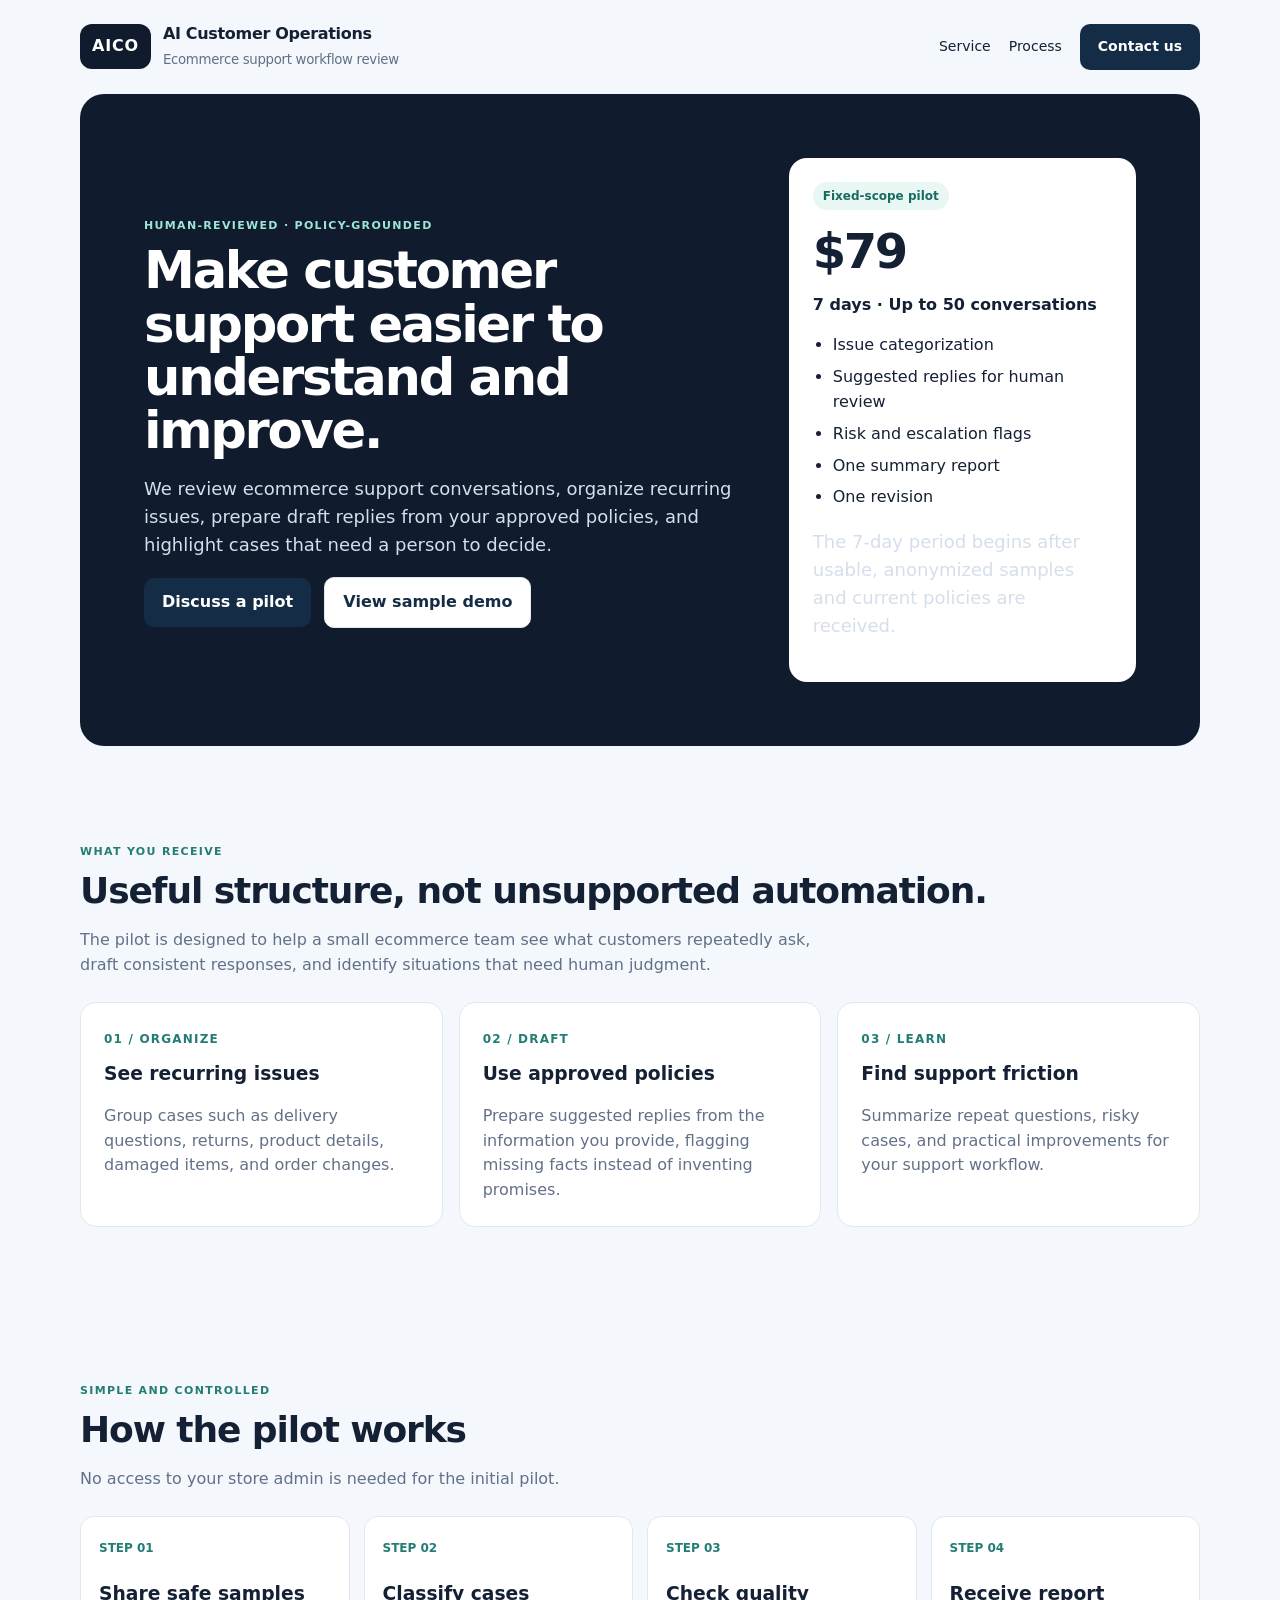
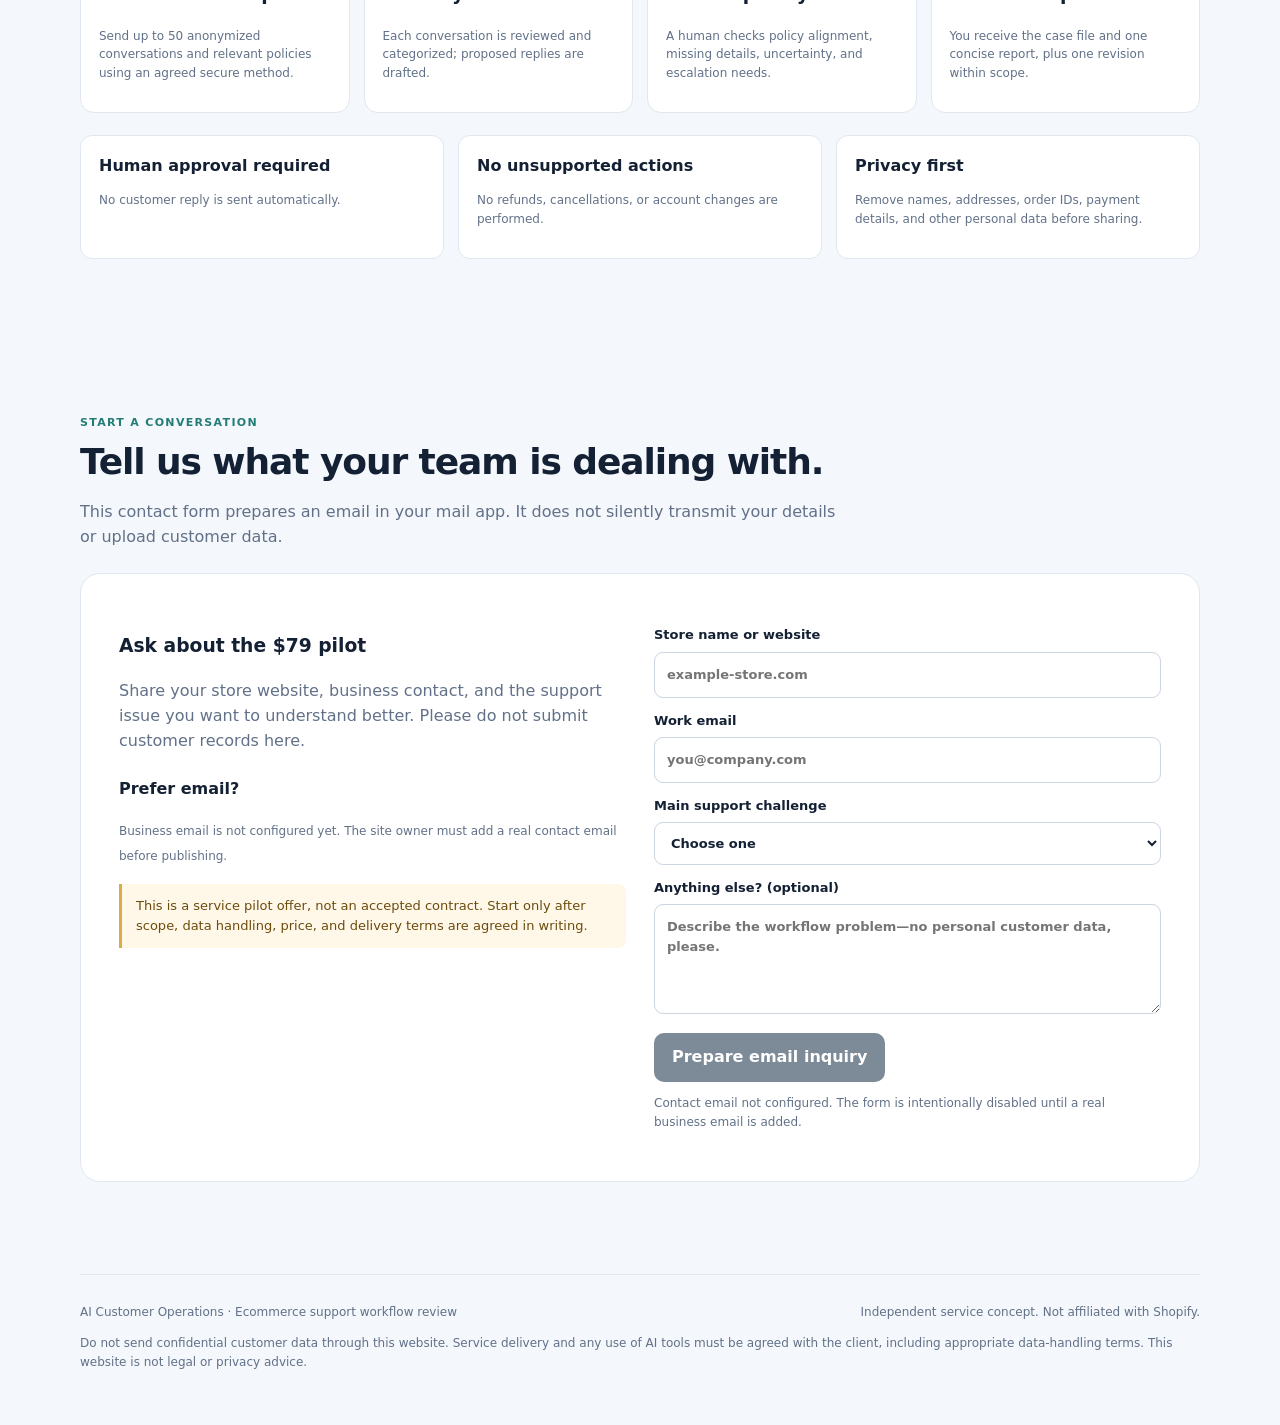
<file: index.html>
<!doctype html>
<html lang="en">
<head>
  <meta charset="utf-8">
  <meta name="viewport" content="width=device-width,initial-scale=1">
  <meta name="description" content="Human-reviewed customer support analysis for ecommerce teams. Categorize recurring issues, draft policy-grounded replies, and identify cases needing human attention.">
  <meta name="theme-color" content="#101c2d">
  <title>AI Customer Operations | Ecommerce Support Review</title>
  <link rel="stylesheet" href="styles.css">
  <style>
    :root{--ink:#142033;--muted:#627188;--line:#e1e7ef;--paper:#fff;--wash:#f4f7fb;--navy:#101c2d;--mint:#9de5d7}
    *{box-sizing:border-box} body{margin:0;background:var(--wash);color:var(--ink);font-family:Inter,ui-sans-serif,system-ui,-apple-system,BlinkMacSystemFont,"Segoe UI",sans-serif;line-height:1.55}
    a{color:inherit} .wrap{width:min(1120px,92vw);margin:auto}.nav{display:flex;justify-content:space-between;align-items:center;padding:22px 0;gap:16px}.brand{font-weight:800;display:flex;align-items:center;gap:12px}.mark{background:var(--navy);color:white;padding:10px 12px;border-radius:12px;letter-spacing:.05em}.nav small{color:var(--muted);font-weight:500}.navlinks{display:flex;gap:18px;align-items:center;font-size:14px}.navlinks a{text-decoration:none}.btn{display:inline-flex;align-items:center;justify-content:center;background:#142c45;color:#fff;padding:12px 18px;border-radius:10px;text-decoration:none;font-weight:700;border:0;cursor:pointer}.btn.secondary{background:#fff;color:#142c45;border:1px solid var(--line)}.hero{background:var(--navy);color:white;border-radius:24px;padding:clamp(28px,5vw,64px);display:grid;grid-template-columns:1.5fr .85fr;gap:32px;align-items:center}.eyebrow{text-transform:uppercase;letter-spacing:.12em;font-size:11px;font-weight:800;color:#247d75}.hero .eyebrow{color:var(--mint)}h1{font-size:clamp(36px,5vw,58px);line-height:1.04;letter-spacing:-.04em;margin:14px 0 20px}.hero p{font-size:18px;color:#d5deea;max-width:640px}.offer{background:#fff;color:var(--ink);border-radius:18px;padding:24px}.offer .price{font-size:48px;font-weight:850;letter-spacing:-.05em;margin:4px 0}.offer ul{padding-left:20px}.offer li{margin:7px 0}.pill{display:inline-block;background:#e8f7f3;color:#176b62;padding:5px 10px;border-radius:99px;font-size:12px;font-weight:800}.section{padding:58px 0}.section h2{font-size:clamp(26px,3vw,36px);letter-spacing:-.03em;margin:0 0 10px}.lead{color:var(--muted);max-width:760px;margin:0 0 24px}.grid{display:grid;grid-template-columns:repeat(3,1fr);gap:16px}.card{background:#fff;border:1px solid var(--line);border-radius:16px;padding:23px}.card h3{margin:8px 0}.card p{color:var(--muted);margin-bottom:0}.number{font-size:12px;font-weight:900;color:#247d75;letter-spacing:.1em}.steps{display:grid;grid-template-columns:repeat(4,1fr);gap:14px}.step{background:#fff;border:1px solid var(--line);border-radius:14px;padding:18px}.step b{font-size:12px;color:#247d75}.terms{display:grid;grid-template-columns:repeat(3,1fr);gap:14px;margin-top:22px}.terms>div{background:#fff;border:1px solid var(--line);border-radius:12px;padding:18px}.contact{display:grid;grid-template-columns:1fr 1fr;gap:28px;background:#fff;border:1px solid var(--line);padding:clamp(22px,4vw,38px);border-radius:20px}.field{display:block;margin:13px 0}.field span{display:block;font-size:13px;font-weight:750;margin-bottom:6px}.field input,.field textarea,.field select{width:100%;border:1px solid #ccd5e1;border-radius:9px;padding:12px;font:inherit;background:white}.field textarea{min-height:110px;resize:vertical}.small{font-size:12px;color:var(--muted)}.notice{border-left:3px solid #dbab47;background:#fff8e9;padding:12px 14px;color:#6c4b0d;font-size:13px;border-radius:0 8px 8px 0}.footer{padding:28px 0 42px;color:var(--muted);font-size:12px;border-top:1px solid var(--line)}.footerrow{display:flex;justify-content:space-between;gap:20px;flex-wrap:wrap}.hide{display:none!important}
    @media(max-width:780px){.hero,.contact{grid-template-columns:1fr}.grid,.terms{grid-template-columns:1fr}.steps{grid-template-columns:repeat(2,1fr)}.navlinks>a:not(.btn){display:none}}
    @media(max-width:430px){.steps{grid-template-columns:1fr}.nav{align-items:flex-start}.navlinks{padding-top:4px}}
  </style>
</head>
<body>
<header class="wrap nav">
  <div class="brand"><span class="mark">AICO</span><span>AI Customer Operations<br><small>Ecommerce support workflow review</small></span></div>
  <nav class="navlinks" aria-label="Main navigation"><a href="#service">Service</a><a href="#process">Process</a><a href="#contact" class="btn">Contact us</a></nav>
</header>
<main class="wrap">
  <section class="hero">
    <div>
      <span class="eyebrow">Human-reviewed · Policy-grounded</span>
      <h1>Make customer support easier to understand and improve.</h1>
      <p>We review ecommerce support conversations, organize recurring issues, prepare draft replies from your approved policies, and highlight cases that need a person to decide.</p>
      <a class="btn" href="#contact">Discuss a pilot</a>
      <a class="btn secondary" href="workbench.html" style="margin-left:8px">View sample demo</a>
    </div>
    <aside class="offer">
      <span class="pill">Fixed-scope pilot</span>
      <div class="price">$79</div>
      <strong>7 days · Up to 50 conversations</strong>
      <ul><li>Issue categorization</li><li>Suggested replies for human review</li><li>Risk and escalation flags</li><li>One summary report</li><li>One revision</li></ul>
      <p class="small">The 7-day period begins after usable, anonymized samples and current policies are received.</p>
    </aside>
  </section>

  <section class="section" id="service">
    <span class="eyebrow">What you receive</span><h2>Useful structure, not unsupported automation.</h2>
    <p class="lead">The pilot is designed to help a small ecommerce team see what customers repeatedly ask, draft consistent responses, and identify situations that need human judgment.</p>
    <div class="grid">
      <article class="card"><span class="number">01 / ORGANIZE</span><h3>See recurring issues</h3><p>Group cases such as delivery questions, returns, product details, damaged items, and order changes.</p></article>
      <article class="card"><span class="number">02 / DRAFT</span><h3>Use approved policies</h3><p>Prepare suggested replies from the information you provide, flagging missing facts instead of inventing promises.</p></article>
      <article class="card"><span class="number">03 / LEARN</span><h3>Find support friction</h3><p>Summarize repeat questions, risky cases, and practical improvements for your support workflow.</p></article>
    </div>
  </section>

  <section class="section" id="process">
    <span class="eyebrow">Simple and controlled</span><h2>How the pilot works</h2>
    <p class="lead">No access to your store admin is needed for the initial pilot.</p>
    <div class="steps">
      <div class="step"><b>STEP 01</b><h3>Share safe samples</h3><p class="small">Send up to 50 anonymized conversations and relevant policies using an agreed secure method.</p></div>
      <div class="step"><b>STEP 02</b><h3>Classify cases</h3><p class="small">Each conversation is reviewed and categorized; proposed replies are drafted.</p></div>
      <div class="step"><b>STEP 03</b><h3>Check quality</h3><p class="small">A human checks policy alignment, missing details, uncertainty, and escalation needs.</p></div>
      <div class="step"><b>STEP 04</b><h3>Receive report</h3><p class="small">You receive the case file and one concise report, plus one revision within scope.</p></div>
    </div>
    <div class="terms">
      <div><strong>Human approval required</strong><p class="small">No customer reply is sent automatically.</p></div>
      <div><strong>No unsupported actions</strong><p class="small">No refunds, cancellations, or account changes are performed.</p></div>
      <div><strong>Privacy first</strong><p class="small">Remove names, addresses, order IDs, payment details, and other personal data before sharing.</p></div>
    </div>
  </section>

  <section class="section" id="contact">
    <span class="eyebrow">Start a conversation</span><h2>Tell us what your team is dealing with.</h2>
    <p class="lead">This contact form prepares an email in your mail app. It does not silently transmit your details or upload customer data.</p>
    <div class="contact">
      <div><h3>Ask about the $79 pilot</h3><p class="lead">Share your store website, business contact, and the support issue you want to understand better. Please do not submit customer records here.</p><p><strong>Prefer email?</strong></p><p id="emailLink"><span class="small">Business email is not configured yet. The site owner must add a real contact email before publishing.</span></p><div class="notice">This is a service pilot offer, not an accepted contract. Start only after scope, data handling, price, and delivery terms are agreed in writing.</div></div>
      <form id="contactForm">
        <label class="field"><span>Store name or website</span><input name="store" required maxlength="160" placeholder="example-store.com"></label>
        <label class="field"><span>Work email</span><input name="email" type="email" required maxlength="200" placeholder="you@company.com"></label>
        <label class="field"><span>Main support challenge</span><select name="challenge" required><option value="">Choose one</option><option>Repeated delivery questions</option><option>Returns and refunds</option><option>Product questions</option><option>Damaged or missing orders</option><option>High volume of mixed enquiries</option><option>Other</option></select></label>
        <label class="field"><span>Anything else? (optional)</span><textarea name="details" maxlength="1200" placeholder="Describe the workflow problem—no personal customer data, please."></textarea></label>
        <button class="btn" type="submit">Prepare email inquiry</button>
        <p class="small" id="formStatus" role="status">Before launch, configure the business email in site-config.js. Until then, the form will not send.</p>
      </form>
    </div>
  </section>
</main>
<footer class="wrap footer"><div class="footerrow"><span>AI Customer Operations · Ecommerce support workflow review</span><span>Independent service concept. Not affiliated with Shopify.</span></div><p class="small">Do not send confidential customer data through this website. Service delivery and any use of AI tools must be agreed with the client, including appropriate data-handling terms. This website is not legal or privacy advice.</p></footer>
<script src="site-config.js"></script>
<script>
(function(){
 const cfg=window.AICO_CONFIG||{};
 const email=String(cfg.contactEmail||"").trim();
 const emailLink=document.getElementById("emailLink");
 const status=document.getElementById("formStatus");
 const form=document.getElementById("contactForm");
 if(email && /^[^\s@]+@[^\s@]+\.[^\s@]+$/.test(email)){
   emailLink.innerHTML="";
   const a=document.createElement("a");a.href="mailto:"+email;a.textContent=email;emailLink.appendChild(a);
   status.textContent="Submitting opens your own email app; review the draft before sending.";
 } else {
   status.textContent="Contact email not configured. The form is intentionally disabled until a real business email is added.";
   form.querySelector("button").disabled=true;
   form.querySelector("button").style.opacity=".55";
 }
 form.addEventListener("submit",function(e){
   e.preventDefault();
   if(!email || !/^[^\s@]+@[^\s@]+\.[^\s@]+$/.test(email)){
     status.textContent="Not sent: configure a valid contact email in site-config.js first.";
     return;
   }
   const d=new FormData(form);
   const subject=encodeURIComponent("AI Customer Operations — pilot inquiry");
   const body=encodeURIComponent(
     "Hello AI Customer Operations,\n\nI'd like to discuss the 7-day pilot.\n\nStore: "+d.get("store")+
     "\nBusiness contact: "+d.get("email")+"\nMain challenge: "+d.get("challenge")+
     "\nAdditional details: "+(d.get("details")||"None")+
     "\n\nI understand this is an initial inquiry, not an accepted contract."
   );
   window.location.href="mailto:"+email+"?subject="+subject+"&body="+body;
   status.textContent="Your mail app should open with a draft. Check it and press Send yourself.";
 });
})();
</script>
</body></html>
</file>
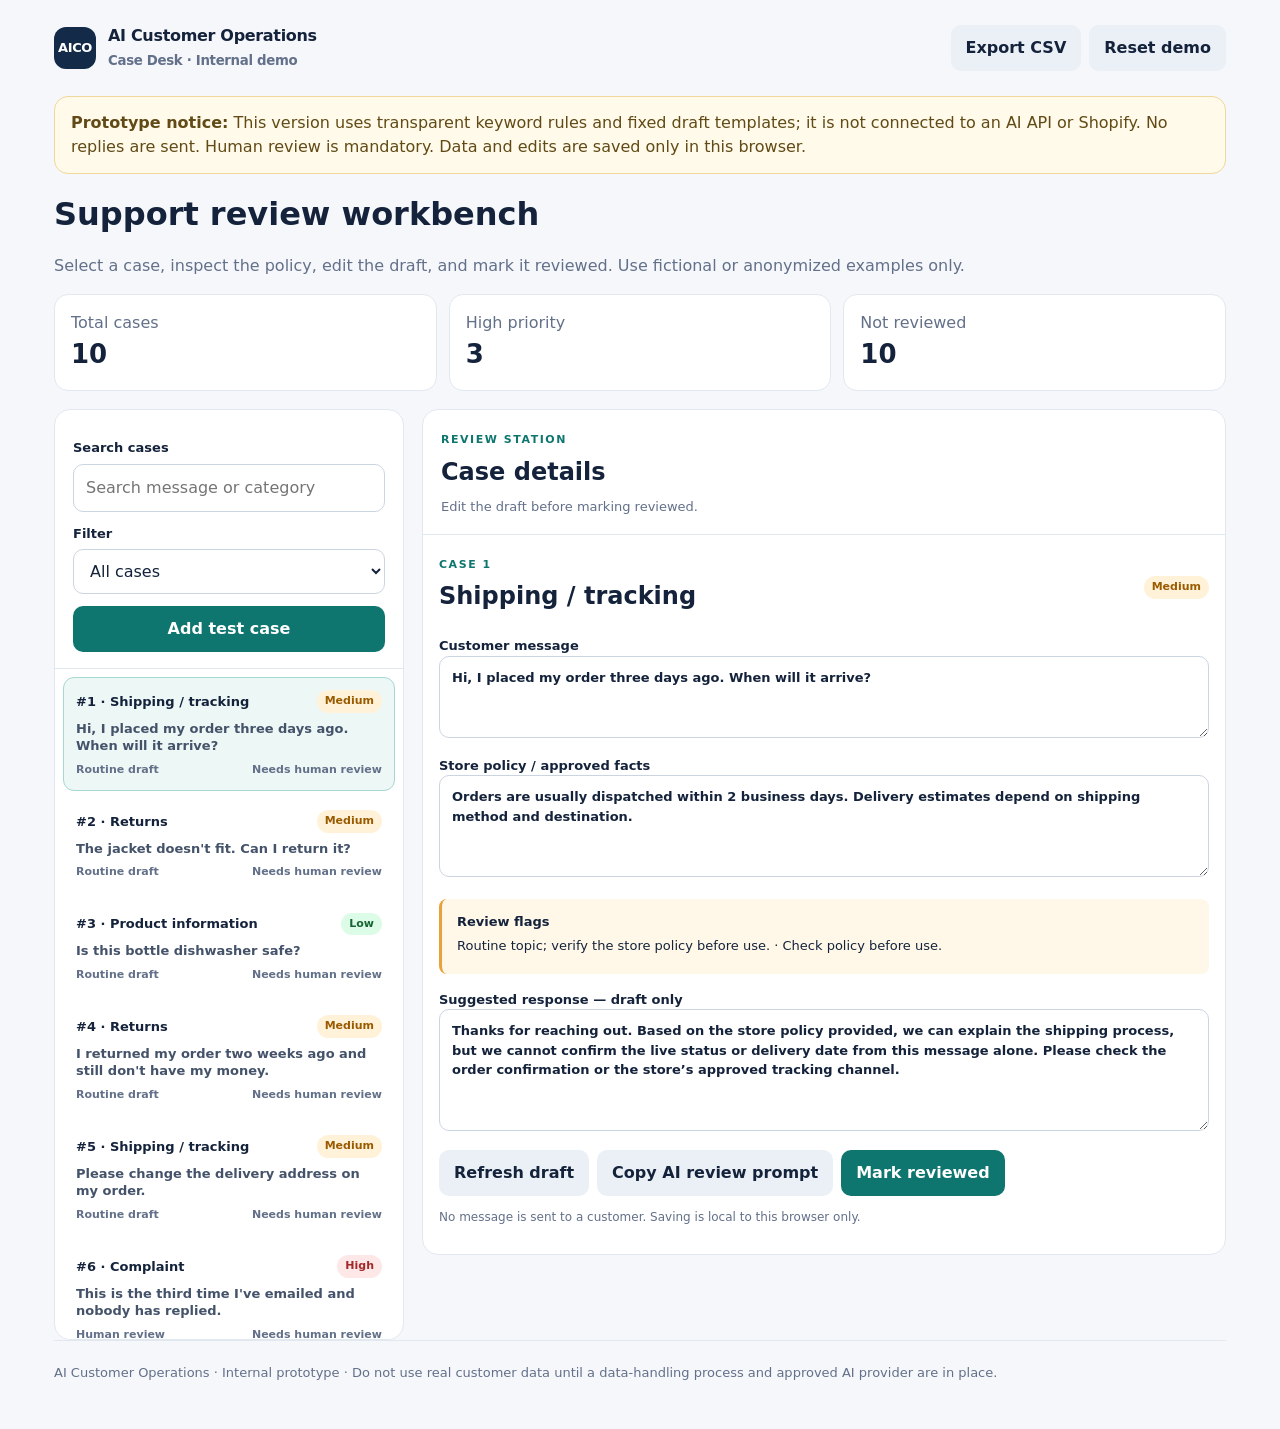
<file: workbench.html>
<!doctype html><html lang="en"><head><meta charset="utf-8"><meta name="viewport" content="width=device-width,initial-scale=1"><title>Case Desk · AI Customer Operations</title><link rel="stylesheet" href="styles.css"></head><body><main class="shell"><header class="topbar"><a href="index.html" class="brand" style="text-decoration:none"><span class="logo">AICO</span><span>AI Customer Operations<br><small class="muted">Case Desk · Internal demo</small></span></a><div class="topActions"><button id="export" class="secondary">Export CSV</button><button id="reset" class="secondary">Reset demo</button></div></header><div class="callout"><strong>Prototype notice:</strong> This version uses transparent keyword rules and fixed draft templates; it is not connected to an AI API or Shopify. No replies are sent. Human review is mandatory. Data and edits are saved only in this browser.</div><h1 class="workTitle">Support review workbench</h1><p class="muted">Select a case, inspect the policy, edit the draft, and mark it reviewed. Use fictional or anonymized examples only.</p><section class="stats"><div class="stat"><span class="muted">Total cases</span><strong id="totalCount">0</strong></div><div class="stat"><span class="muted">High priority</span><strong id="highCount">0</strong></div><div class="stat"><span class="muted">Not reviewed</span><strong id="reviewCount">0</strong></div></section><section class="workgrid"><aside class="panel"><div class="panelHead"><label for="search">Search cases</label><input id="search" placeholder="Search message or category"><label for="filter">Filter</label><select id="filter"><option value="all">All cases</option><option value="high">High priority</option><option value="review">Human review required</option><option value="done">Marked reviewed</option></select><button id="addCase" class="primary" style="width:100%;margin-top:12px">Add test case</button></div><div id="caseList" class="caseList"></div></aside><section class="panel"><div class="panelHead"><span class="eyebrow">Review station</span><h2 style="margin:4px 0">Case details</h2><span class="muted" style="font-size:13px">Edit the draft before marking reviewed.</span></div><div class="panelBody" id="detail"></div></section></section><footer class="footer">AI Customer Operations · Internal prototype · Do not use real customer data until a data-handling process and approved AI provider are in place.</footer></main><script src="engine.js"></script><script src="workbench.js"></script></body></html>
</file>
<file: styles.css>
*{box-sizing:border-box} :root{--ink:#14233b;--muted:#637089;--line:#e2e8f0;--bg:#f5f7fb;--navy:#132b49;--teal:#0e766e;--amber:#9a5b00;--red:#a32929}body{margin:0;font:16px/1.5 Inter,ui-sans-serif,system-ui,-apple-system,BlinkMacSystemFont,"Segoe UI",sans-serif;color:var(--ink);background:var(--bg)}a{color:inherit}.shell{max-width:1220px;margin:auto;padding:24px}.topbar{display:flex;align-items:center;justify-content:space-between;gap:16px;margin-bottom:24px}.brand{display:flex;gap:12px;align-items:center;font-weight:800;letter-spacing:-.02em}.logo{width:42px;height:42px;border-radius:12px;background:var(--navy);color:white;display:grid;place-items:center;font-size:13px;font-weight:900}.eyebrow{font-size:11px;letter-spacing:.14em;font-weight:800;color:var(--teal);text-transform:uppercase}.muted,.micro{color:var(--muted)}.micro{font-size:12px}.hero{background:linear-gradient(135deg,#142b49,#214a67);color:white;border-radius:24px;padding:36px;display:grid;grid-template-columns:1.25fr .75fr;gap:24px;align-items:center}.hero h1{font-size:clamp(32px,4vw,52px);letter-spacing:-.045em;line-height:1.04;margin:8px 0 16px}.hero p{color:#e1eaf3;max-width:650px}.heroCard{border:1px solid #648198;background:#ffffff0a;border-radius:18px;padding:22px}.heroCard .price{font-size:46px;font-weight:800}.button,button{cursor:pointer;border:0;border-radius:10px;padding:11px 15px;font:inherit;font-weight:700}.primary,.button{background:var(--teal);color:white}.secondary{background:#eaf0f5;color:var(--ink)}.ghost{background:transparent;border:1px solid #7993a6;color:white}.grid3{display:grid;grid-template-columns:repeat(3,1fr);gap:16px;margin:20px 0}.card{background:white;border:1px solid var(--line);border-radius:16px;padding:20px}.card h3{margin:0 0 8px}.section{margin:34px 0}.section h2{font-size:28px;letter-spacing:-.03em}.steps{display:grid;grid-template-columns:repeat(4,1fr);gap:12px}.step{background:white;border:1px solid var(--line);border-radius:14px;padding:17px}.stepnum{font-size:12px;color:var(--teal);font-weight:800;letter-spacing:.1em}.footer{border-top:1px solid var(--line);padding:22px 0;color:var(--muted);font-size:13px}.formgrid{display:grid;grid-template-columns:1fr 1fr;gap:12px}input,textarea,select{width:100%;border:1px solid #cbd5e1;border-radius:10px;padding:11px 12px;font:inherit;background:white;color:var(--ink)}label{display:block;font-weight:700;font-size:13px;margin:12px 0 6px}.workgrid{display:grid;grid-template-columns:350px 1fr;gap:18px;align-items:start}.panel{background:white;border:1px solid var(--line);border-radius:16px;overflow:hidden}.panelHead{padding:16px 18px;border-bottom:1px solid var(--line)}.panelBody{padding:16px}.stats{display:grid;grid-template-columns:repeat(3,1fr);gap:12px;margin-bottom:18px}.stat{background:white;border:1px solid var(--line);border-radius:14px;padding:16px}.stat strong{font-size:26px;display:block}.caseList{max-height:670px;overflow:auto;padding:8px}.case{width:100%;display:block;text-align:left;border:1px solid transparent;background:white;margin:0 0 6px;padding:12px;border-radius:11px;color:var(--ink)}.case.active{background:#edf7f6;border-color:#a5d8d2}.caseTop,.caseBottom,.detailHeader{display:flex;align-items:center;justify-content:space-between;gap:8px}.caseTop strong{font-size:13px}.caseMsg{font-size:13px;color:#44536a;margin:7px 0;line-height:1.35}.caseBottom{font-size:11px;color:var(--muted)}.pill{border-radius:999px;padding:3px 8px;font-size:11px;font-weight:800;background:#edf0f4;color:#344256;white-space:nowrap}.pill.high{background:#fde8e7;color:var(--red)}.pill.medium{background:#fff2d9;color:var(--amber)}.pill.low{background:#dcfce7;color:#166534}.detailHeader h2{margin:3px 0 10px}.analysis{margin:16px 0;padding:13px 15px;border-left:3px solid #e7a23b;background:#fff8e9;border-radius:8px;font-size:13px}.analysis p{margin:5px 0}.actions{display:flex;flex-wrap:wrap;gap:8px;margin-top:14px}.empty{color:var(--muted);padding:14px}.topActions{display:flex;gap:8px;flex-wrap:wrap}.callout{border:1px solid #f0d79b;background:#fffae9;color:#614a16;border-radius:14px;padding:14px 16px;margin:16px 0}.workTitle{margin:0 0 6px}.modalNote{font-size:13px;color:var(--muted)}@media(max-width:850px){.hero{grid-template-columns:1fr;padding:25px}.grid3,.steps{grid-template-columns:1fr 1fr}.workgrid{grid-template-columns:1fr}.caseList{max-height:310px}.shell{padding:14px}}@media(max-width:540px){.grid3,.steps,.stats,.formgrid{grid-template-columns:1fr}.topbar{align-items:flex-start}.hero h1{font-size:34px}.heroCard .price{font-size:38px}}
</file>
